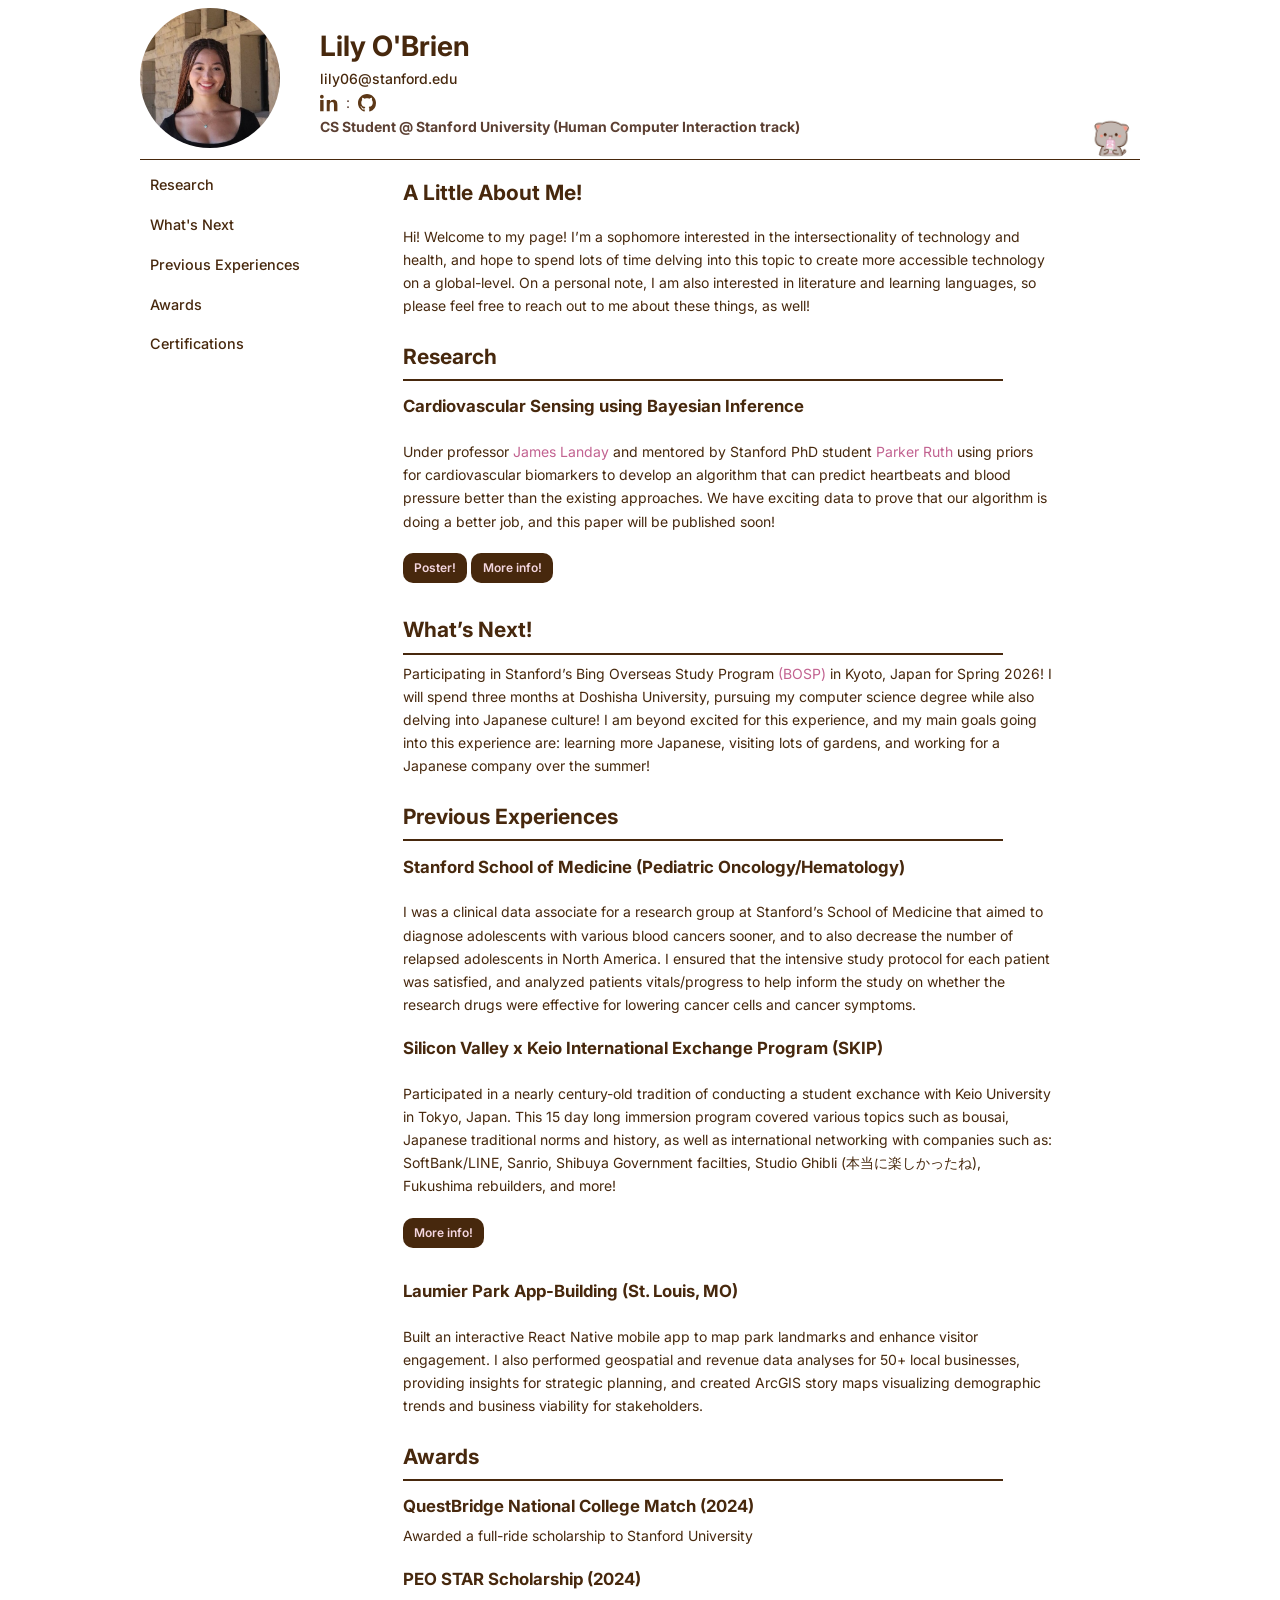
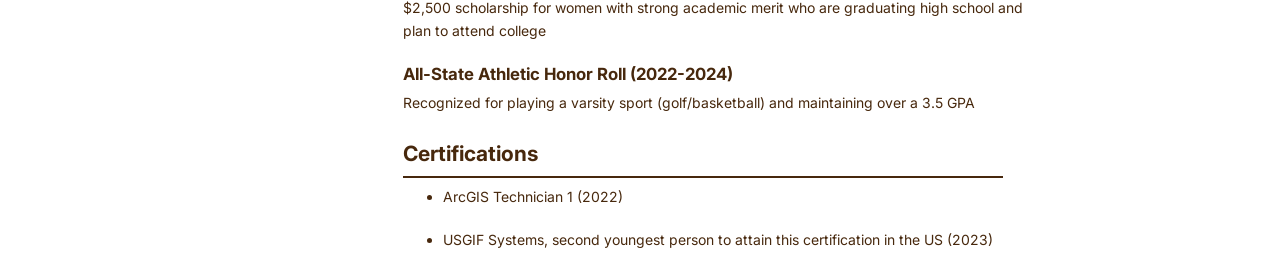
<file: index.html>
<!DOCTYPE html>
<head>
	<meta name="generator" content="Hugo 0.152.2">
  <meta charset="UTF-8" />
  <title>Lily O&#39;Brien</title>
  <link rel="stylesheet" href="./style.css">
</head>

<body>
  <main class="container">
    <header class="header">
      <img src="./images/lilyphoto.jpg" class="profile-pic"/>

      <div class="header-text">
        <h1 class="page-title">
            <a href="./" class="page-title">
              Lily O&#39;Brien
            </a>
          </h1>

        <div class="link-row">

            <a href="mailto:lily06@stanford.edu"
               class="email-link">
              lily06@stanford.edu
            </a>
          
            <div class="icon-row">
              <a href="https://www.linkedin.com/in/lily-obrien123"
                 target="_blank"
                 aria-label="LinkedIn"
                 class="icon-link">

                
                <svg width="18" height="18" viewBox="0 0 24 24" fill="currentColor">
                  <path d="M4.98 3.5c0 1.38-1.11 2.5-2.48 2.5S0 4.88 0 3.5
                  1.11 1 2.5 1s2.48 1.12 2.48 2.5zM.22 8h4.56v15H.22V8zM8.98
                  8h4.37v2.05h.06c.61-1.16 2.1-2.38 4.32-2.38
                  4.62 0 5.47 3.04 5.47 6.99V23h-4.56v-7.99
                  c0-1.9-.03-4.35-2.65-4.35-2.65 0-3.05 2.07-3.05
                  4.21V23H8.98V8z"/>
                </svg>
                </a>
                <span> : </span>
          
              <a href="https://github.com/Lilyssleepyy"
                 target="_blank"
                 aria-label="GitHub"
                 class="icon-link">

                
                <svg width="18" height="18" viewBox="0 0 16 16" fill="currentColor">
                  <path d="M8 0C3.58 0 0 3.58 0 8
                  c0 3.54 2.29 6.53 5.47 7.59
                  .4.07.55-.17.55-.38
                  0-.19-.01-.82-.01-1.49
                  -2.01.37-2.53-.49-2.69-.94
                  -.09-.23-.48-.94-.82-1.13
                  -.28-.15-.68-.52-.01-.53
                  .63-.01 1.08.58 1.23.82
                  .72 1.21 1.87.87 2.33.66
                  .07-.52.28-.87.51-1.07
                  -1.78-.2-3.64-.89-3.64-3.95
                  0-.87.31-1.59.82-2.15
                  -.08-.2-.36-1.02.08-2.12
                  0 0 .67-.21 2.2.82
                  .64-.18 1.32-.27 2-.27
                  .68 0 1.36.09 2 .27
                  1.53-1.04 2.2-.82 2.2-.82
                  .44 1.1.16 1.92.08 2.12
                  .51.56.82 1.27.82 2.15
                  0 3.07-1.87 3.75-3.65 3.95
                  .29.25.54.73.54 1.48
                  0 1.07-.01 1.93-.01 2.2
                  0 .21.15.46.55.38
                  A8.013 8.013 0 0 0 16 8
                  c0-4.42-3.58-8-8-8z"/>
                </svg>
              </a>
            </div>

            <div class="floating-cat">
                <img src="./images/cute-kitty.jpg" alt="cat mascot (hehe)" />
              </div>
          
          </div>  

        <p class="subtitle">
          <b>CS Student @ Stanford University (Human Computer Interaction track)</b>
        </p>
      </div>
    </header>

    

    <div class="layout">
      <aside class="tabs">
        <nav>
          <a href="#research">Research</a>
          <a href="#whatsnext">What's Next</a>
          <a href="#prevexp">Previous Experiences</a>
          <a href="#awards">Awards</a>
          <a href="#certifications">Certifications</a>
        </nav>
      </aside>

      <div class="main">
        <div class="intro">
          <h2 id="aboutme">A Little About Me!</h2>
<p>Hi! Welcome to my page! I&rsquo;m a sophomore interested in the intersectionality of technology and health, and hope to spend lots of time delving into this topic to create more accessible technology on a global-level. On a personal note, I am also interested in literature and learning languages, so please feel free to reach out to me about these things, as well!</p>
<h2 id="research" class="section-title">Research </h2>
<p><span class="subheading"> Cardiovascular Sensing using Bayesian Inference </span></p>
<p>Under professor <a class="links" href="https://www.landay.org/" target="_blank" rel="noopener noreferrer">James Landay</a> and mentored by Stanford PhD student <a class="links" href="https://parkersruth.com/" target="_blank" rel ="noopener noreferrer"> Parker Ruth </a> using priors for cardiovascular biomarkers to develop an algorithm that can predict heartbeats and blood pressure better than the existing approaches. We have exciting data to prove that our algorithm is doing a better job, and this paper will be published soon!</p>
<a href="./files/ssfp-poster.pdf"
   class="poster-button"
   target="_blank"
   rel="noopener noreferrer">
  
Poster!

</a>
<a href="https://www.linkedin.com/feed/update/urn:li:activity:7363690241955655681/"
   class="poster-button"
   target="_blank"
   rel="noopener noreferrer">
  
More info!

</a>
<h2 id="whatsnext" class="section-title">What&rsquo;s Next!</h2>
<p>Participating in Stanford&rsquo;s Bing Overseas Study Program <a class="links" href="https://kyoto.stanford.edu/" target="_blank" rel="noopener noreferrer"> (BOSP)</a> in Kyoto, Japan for Spring 2026! I will spend three months at Doshisha University, pursuing my computer science degree while also delving into Japanese culture! I am beyond excited for this experience, and my main goals going into this experience are: learning more Japanese, visiting lots of gardens, and working for a Japanese company over the summer!</p>
<h2 id="prevexp" class="section-title">Previous Experiences</h2>
<p><span class="subheading"> Stanford School of Medicine (Pediatric Oncology/Hematology)</span></p>
<p>I was a clinical data associate for a research group at Stanford&rsquo;s School of Medicine that aimed to diagnose adolescents with various blood cancers sooner, and to also decrease the number of relapsed adolescents in North America. I ensured that the intensive study protocol for each patient was satisfied, and analyzed patients vitals/progress to help inform the study on whether the research drugs were effective for lowering cancer cells and cancer symptoms.</p>
<p><span class="subheading"> Silicon Valley x Keio International Exchange Program (SKIP) </span></p>
<p>Participated in a nearly century-old tradition of conducting a student exchance with Keio University in Tokyo, Japan. This 15 day long immersion program covered various topics such as bousai, Japanese traditional norms and history, as well as international networking with companies such as: SoftBank/LINE, Sanrio, Shibuya Government facilties, Studio Ghibli (本当に楽しかったね), Fukushima rebuilders, and more!</p>
<a href="https://www.linkedin.com/feed/update/urn:li:activity:7407479979736797185/"
   class="poster-button"
   target="_blank"
   rel="noopener noreferrer">
  
More info!

</a>
<p><span class="subheading"> Laumier Park App-Building (St. Louis, MO) </span></p>
<p>Built an interactive React Native mobile app to map park landmarks and enhance visitor engagement. I also performed geospatial and revenue data analyses for 50+ local businesses, providing insights for strategic planning, and created ArcGIS story maps visualizing demographic trends and business viability for stakeholders.</p>
<h2 id="awards" class="section-title">Awards</h2>
<p><span class="subheading"> QuestBridge National College Match (2024) </span>
Awarded a full-ride scholarship to Stanford University</p>
<p><span class="subheading"> PEO STAR Scholarship (2024) </span>
$2,500 scholarship for women with strong academic merit who are graduating high school and plan to attend college</p>
<p><span class="subheading"> All-State Athletic Honor Roll (2022-2024) </span>
Recognized for playing a varsity sport (golf/basketball) and maintaining over a 3.5 GPA</p>
<h2 id="certifications" class="section-title">Certifications</h2>
<ul>
<li>
<p>ArcGIS Technician 1 (2022)</p>
</li>
<li>
<p>USGIF Systems, second youngest person to attain this certification in the US (2023)</p>
</li>
</ul>

        </div>

        <section class="content">
          
        </section>
      </div>
    </div>
  </main>
</body>
</html>
</file>
<file: style.css>
@import url('https://fonts.googleapis.com/css2?family=Playfair+Display:wght@400;500;600&family=Inter:wght@300;400;500;600&display=swap');
body {
    font-family: 'Inter', system-ui, -apple-system, sans-serif;
    font-size: 14px;
    line-height: 1.65;
    color: #47280d;
    font-weight: 400;
    margin-bottom: 0.2rem;

}
html {
    scroll-padding-top: 180px;
  }
img {
    width: 140px;
    height: 140px;
    object-fit: cover;
    border-radius: 65%;
    margin-bottom: 0.5rem;
}
.container{
    max-width: 1000px;
    margin: 0 auto;       
    padding: 0 3rem;
}

.content {
    max-width: 600px;
  }
.subtitle{
    line-height: 0.2;
    color: #5C4033;

}

strong { /* boldness */
    font-weight: 580;
}
  
.page-title {
    color: #47280d;
    line-height: .8;
}

p { /*paragraph */ 
    max-width: 75ch;
    margin-bottom: 1.2rem;
}

.header {
    display: flex;
    align-items: center;
    top: 0;
    gap: 2.5rem;
    margin-bottom: 0.5rem;
    padding-bottom: 0.2rem;
    border-bottom: 1px solid #47280d;
    position: sticky;
    background:white;
    z-index: 100;
  }

.intro {
    max-width: 650px;
    margin: 0.01rem auto 0.2rem auto;
}

h2 {
    margin-top: 0.2rem;
    margin-bottom: 0.83rem;
  }

.section-title {
    position: relative;
    padding-top: 0.2rem;
    margin-top: 1rem;
    font-weight: 700;
}

.section-title::after { /* lines underneath section */
    content: "";
    position: absolute;
    margin-top: 0.3rem;
    left: 0;
    width: 600px;
    height: 2px;
    display: block;
    background-color: #47280d;
}

.tabs {
    position: sticky;
    top: 160px;
    font-size: 0.9rem;
    align-self: start;   
  }
  :target {
    scroll-margin-top: 20px;
  }
.tabs nav {
    display: flex;
    flex-direction: column;
    gap: 1rem;
}

.tabs a {
    text-decoration: none;
    color: #47280d;
    font-weight: 500;
    padding-left: 0.5rem;
    border-left: 2px solid transparent;
  }

.tabs a:hover {
    color: #47280d;
    border-left-color: #c26290;
}
.layout {
    display: grid;
    grid-template-columns: 160px 1fr;
    gap: 1rem;
    margin-top: 0.8rem;
}

.poster-button {
    display: inline-block;
    margin-top: 0.1rem;
    margin-bottom: 0.7rem;
  
    padding: 0.3rem 0.7rem;  
    font-size: 0.75rem;    
    font-weight: 600;
  
    color: #f4d6df;
    background-color: #47280d;
    border-radius: 10px;      
  
    text-decoration: none;
    
  }

.poster-button:hover {
    background-color: #47280d;
    color: #f4d6df;
    text-decoration: underline;

}

.subheading {
    display: block;
    font-weight: 700;
    font-size: 1.05rem;
    margin-top: 1.2rem;   
    margin-bottom: 0.15rem; 
  }

.icon-link {
    text-decoration: none !important;
    display: inline-flex;
    align-items: center;
    vertical-align: middle;
    color: #5d3817;           
    display: inline-flex;
    align-items: center;
  }

  .icon-link:hover {
    color: #c26290; 
    text-decoration:wavy;
  }

  .link-row {
    display: flex;
    flex-direction: column;
    gap: 0.35rem;
    line-height: 0.4;
    color: #5C4033;

  }

  .email-link {
    font-weight: 500;
    margin-bottom: .4rem;
    color: #47280d;    
    text-decoration: none; 
  }

  .email-link:hover {
    color: #c26290;        
    text-decoration: none;
  }

  .icon-row {
    display: flex;
    align-items: center;
    gap: 0.5rem;
  }
  
  .links {
    text-decoration: none;
    color:#c26290
  }

  .links:hover {
    color:dimgray;
    text-decoration: underline;
  }

  #awards p {
    margin-top: 0.2rem;
    margin-bottom: 0.9rem;
  }

.floating-cat {
    position: absolute;
    top: 109.2px;    
    right: 8px;    
    z-index: 200; 
}

.floating-cat img {
    width: 42px;      
    height: auto;
  }

  .floating-cat:hover {
    transform: rotate(-6deg) translateY(-10px); /* wiggle wiggle */
  }
  .page-title {
    color:#47280d;
    text-decoration: none;
  }

  .page-title:hover{
    color:#c26290;
    text-decoration: none;
  }
</file>
